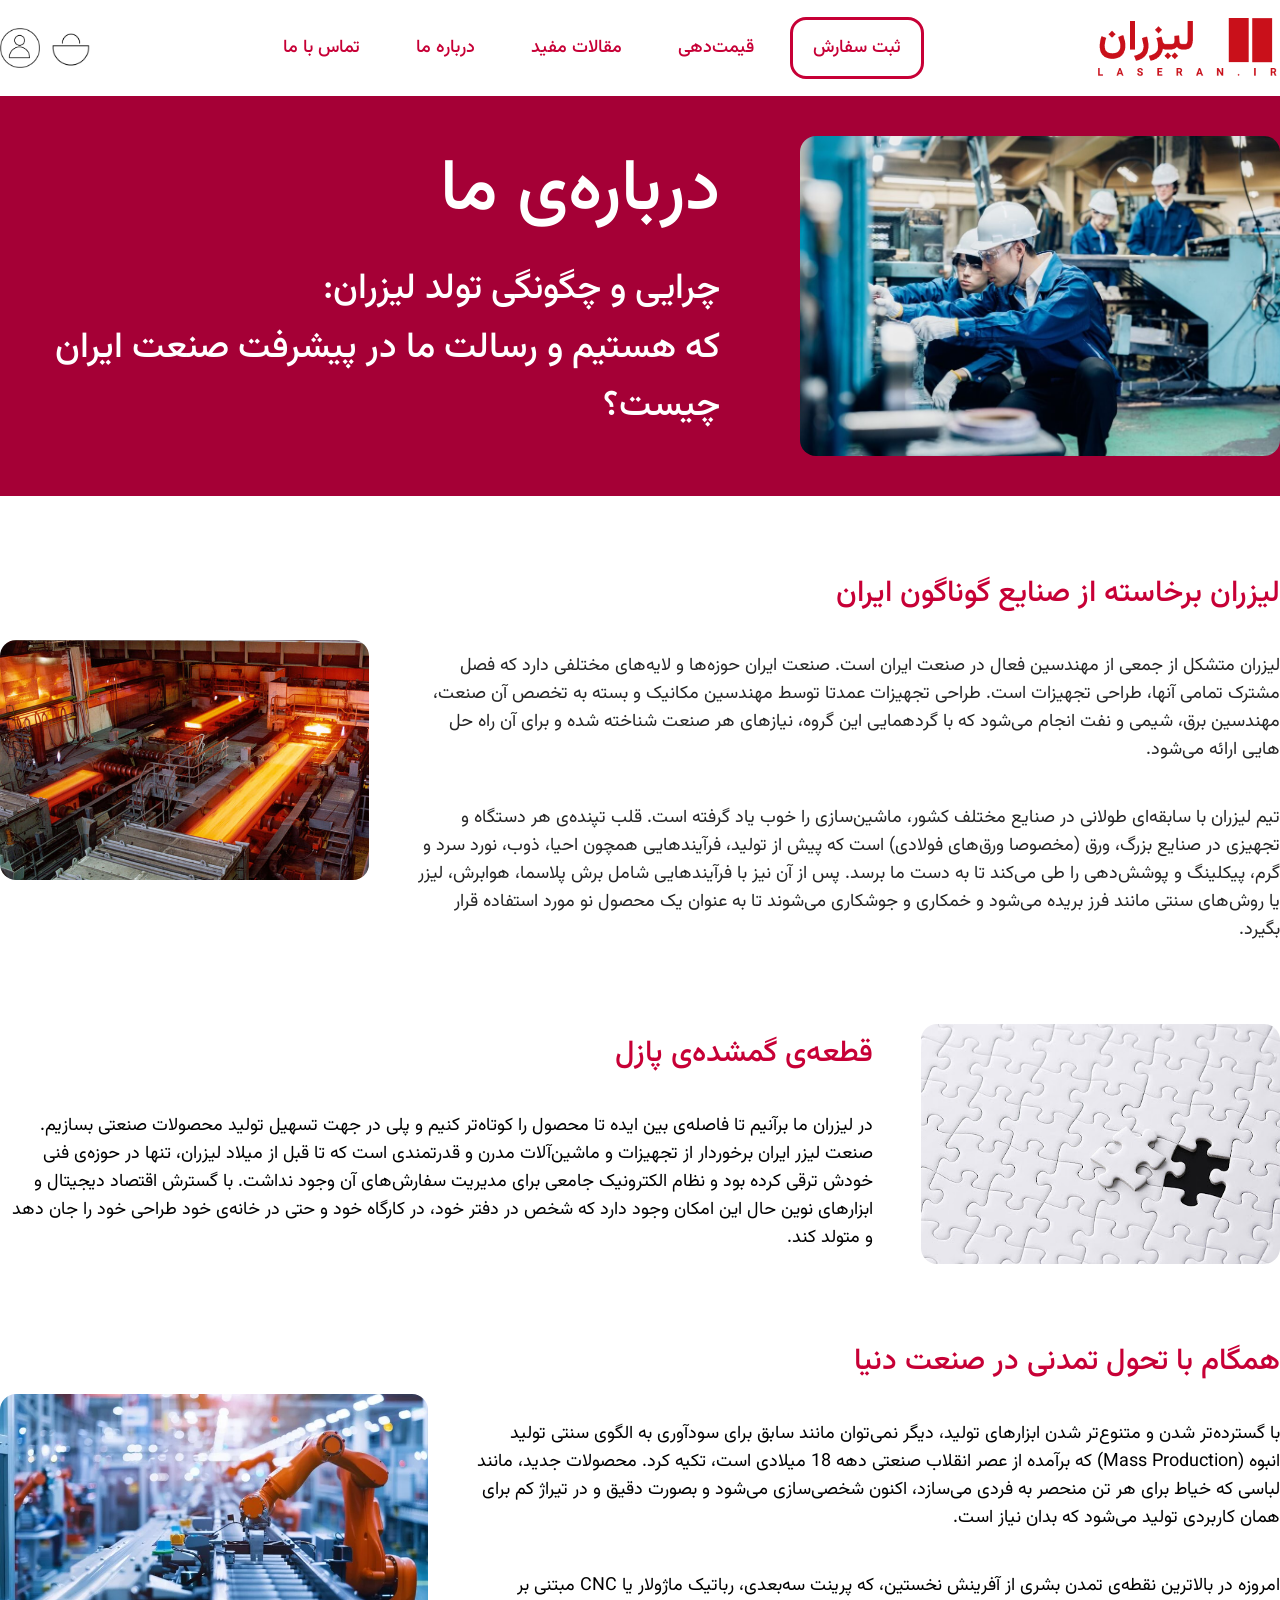
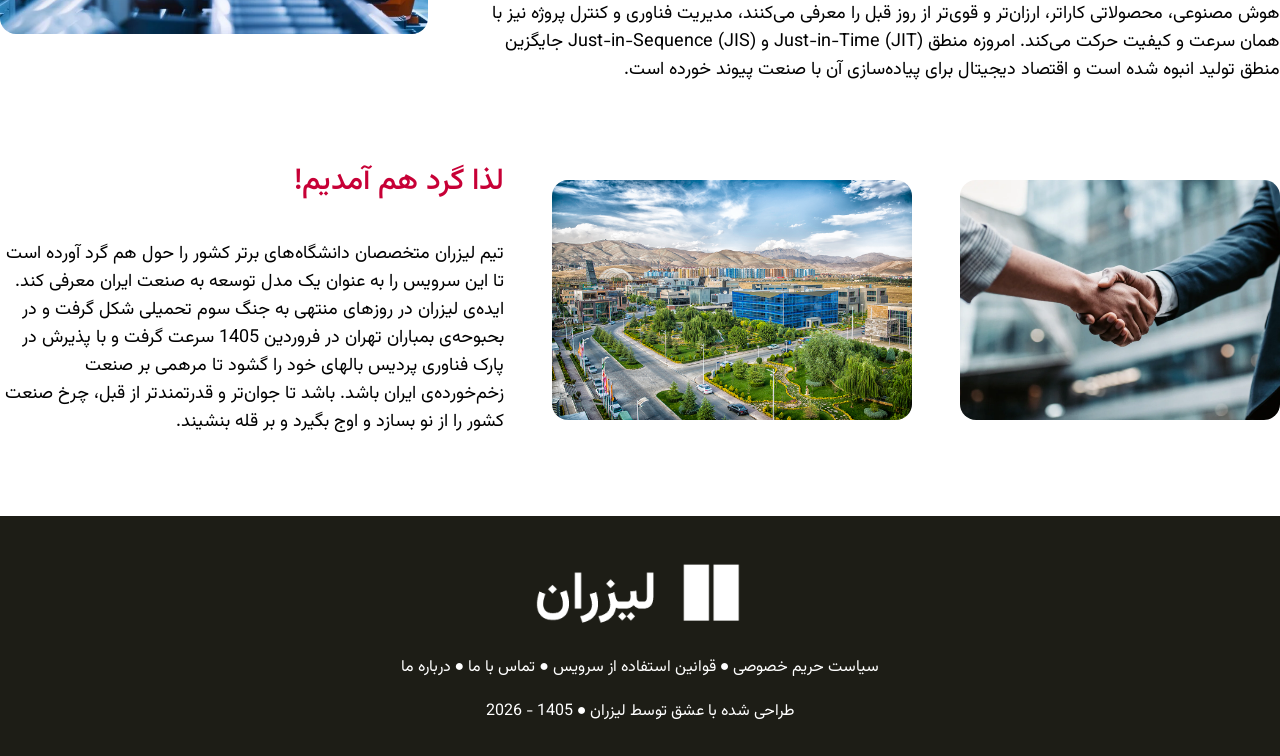
<file: about.html>
<!DOCTYPE html>
<html>
    <head>
        <meta charset="utf-8" />
        <meta http-equiv="X-UA-Compatible" content="IE=edge" />
        <title></title>
        <meta name="description" content="" />
        <meta name="viewport" content="width=device-width, initial-scale=1" />
        <link rel="stylesheet" href="src/output.css" />
        <link rel="stylesheet" href="src/style0.css" />
    </head>
    <body class="font-[vazir]" dir="rtl">
        <!-- Container for the x-borders -->
        <div class="mx-auto max-w-7xl">
            <!-- Top row container -->
            <div
                class="flex flex-row items-center justify-between mt-4">
                <!-- Logo -->
                <a href="/">
                    <img src="media/logo2.png" class="h-16" />
                </a>
                <!-- Navigation -->
                <nav
                    class="flex flex-row items-center justify-center font-medium text-lg text-rose-700">
                    <span
                        class="px-5 py-3.5 mx-2 transition delay-75 duration-300 ease-in-out bg-white hover:bg-rose-700 hover:text-white rounded-2xl border-3 border-rose-700"
                        >ثبت سفارش</span
                    >
                    <span
                        class="px-5 py-3.5 mx-2 transition delay-75 duration-300 ease-in-out bg-white hover:bg-rose-700 hover:text-white rounded-2xl"
                        >قیمت‌دهی</span
                    >
                    <span
                        class="px-5 py-3.5 mx-2 transition delay-75 duration-300 ease-in-out bg-white hover:bg-rose-700 hover:text-white rounded-2xl"
                        >مقالات مفید</span
                    >
                    <a href="/about.html">
                        <span
                            class="px-5 py-3.5 mx-2 transition delay-75 duration-300 ease-in-out bg-white hover:bg-rose-700 hover:text-white rounded-2xl"
                            >درباره ما</span
                        >
                    </a>
                    <span
                        class="px-5 py-3.5 mx-2 transition delay-75 duration-300 ease-in-out bg-white hover:bg-rose-700 hover:text-white rounded-2xl"
                        >تماس با ما</span
                    >
                </nav>
                <!-- Account -->
                <div
                    class="flex flex-row items-center justify-center gap-3">
                    <img src="media/cart.png" class="h-10" />
                    <img src="media/avatar.png" class="h-10" />
                </div>
            </div>
        </div>
        <!-- About Banner -->
        <div class="h-100 bg-rose-800 mt-4 flex justify-center items-center gap-20">
            <img src="media/engineers.jpeg" class="rounded-2xl h-80">
            <div class="text-white">
                <h1 class="text-7xl font-medium">درباره‌ی ما</h1>
                <h2 class="text-4xl/relaxed font-medium mt-8">چرایی و چگونگی تولد لیزران:
                <br>
                    که هستیم و رسالت ما در پیشرفت صنعت ایران چیست؟
                </h2>
            </div>
        </div>
        <!-- Cards -->
        <div class="max-w-7xl mx-auto">
            <!-- Card -->
            <div class="flex justify-center items-center gap-12 mt-20 text-neutral-800">
                <div class="flex flex-col gap-10">
                    <h2 class="text-3xl font-medium text-rose-700">
                        لیزران برخاسته از صنایع گوناگون ایران
                    </h2>
                    <p class="text-lg">
                        لیزران متشکل از جمعی از مهندسین فعال در صنعت ایران است. صنعت ایران حوزه‌ها و لایه‌های مختلفی دارد که فصل مشترک تمامی آنها، طراحی تجهیزات است. طراحی تجهیزات عمدتا توسط مهندسین مکانیک و بسته به تخصص آن صنعت، مهندسین برق، شیمی و نفت انجام می‌شود که با گردهمایی این گروه، نیازهای هر صنعت شناخته شده و برای آن راه حل هایی ارائه می‌شود.
                    </p>
                    <p class="text-lg">
                        تیم لیزران با سابقه‌ای طولانی در صنایع مختلف کشور، ماشین‌سازی را خوب یاد گرفته است. قلب تپنده‌ی هر دستگاه و تجهیزی در صنایع بزرگ، ورق (مخصوصا ورق‌های فولادی) است که پیش از تولید، فرآیندهایی همچون احیا، ذوب، نورد سرد و گرم، پیکلینگ و پوشش‌دهی را طی می‌کند تا به دست ما برسد. پس از آن نیز با فرآیندهایی شامل برش پلاسما، هوابرش، لیزر یا روش‌های سنتی مانند فرز بریده می‌شود و خمکاری و جوشکاری می‌شوند تا به عنوان یک محصول نو مورد استفاده قرار بگیرد.
                    </p>
                </div>
                <img src="media/steel.jpg" class="h-60 rounded-2xl">
            </div>
            <!-- Card -->
            <div class="flex justify-center items-center gap-12 mt-20">
                <img src="media/puzzle.jpg" class="h-60 rounded-2xl">
                <div class="flex flex-col gap-10">
                    <h2 class="text-3xl font-medium text-rose-700">
                        قطعه‌ی گمشده‌ی پازل
                    </h2>
                    <p class="text-lg">
                        در لیزران ما برآنیم تا فاصله‌ی بین ایده تا محصول را کوتاه‌تر کنیم و پلی در جهت تسهیل تولید محصولات صنعتی بسازیم. صنعت لیزر ایران برخوردار از تجهیزات و ماشین‌آلات مدرن و قدرتمندی است که تا قبل از میلاد لیزران، تنها در حوزه‌ی فنی خودش ترقی کرده بود و نظام الکترونیک جامعی برای مدیریت سفارش‌های آن وجود نداشت. با گسترش اقتصاد دیجیتال و ابزارهای نوین حال این امکان وجود دارد که شخص در دفتر خود، در کارگاه خود و حتی در خانه‌ی خود طراحی خود را جان دهد و متولد کند.
                    </p>
                </div>
            </div>
            <!-- Card -->
            <div class="flex justify-center items-center gap-12 mt-20">
                <div class="flex flex-col gap-10">
                    <h2 class="text-3xl font-medium text-rose-700">
                        همگام با تحول تمدنی در صنعت دنیا
                    </h2>
                    <p class="text-lg">
                        با گسترده‌تر شدن و متنوع‌تر شدن ابزارهای تولید، دیگر نمی‌توان مانند سابق برای سودآوری به الگوی سنتی تولید انبوه (Mass Production) که برآمده از عصر انقلاب صنعتی دهه 18 میلادی است، تکیه کرد. محصولات جدید، مانند لباسی که خیاط برای هر تن منحصر به فردی می‌سازد، اکنون شخصی‌سازی می‌شود و بصورت دقیق و در تیراژ کم برای همان کاربردی تولید می‌شود که بدان نیاز است.
                    </p>
                    <p class="text-lg">
                        امروزه در بالاترین نقطه‌ی تمدن بشری از آفرینش نخستین، که پرینت سه‌بعدی، رباتیک ماژولار یا CNC مبتنی بر هوش مصنوعی، محصولاتی کاراتر، ارزان‌تر و قوی‌تر از روز قبل را معرفی می‌کنند، مدیریت فناوری و کنترل پروژه نیز با همان سرعت و کیفیت حرکت می‌کند. امروزه منطق Just-in-Time (JIT) و Just-in-Sequence (JIS) جایگزین منطق تولید انبوه شده است و اقتصاد دیجیتال برای پیاده‌سازی آن با صنعت پیوند خورده است.
                    </p>
                </div>
                <img src="media/assembly-line.webp" class="h-60 rounded-2xl">
            </div>
            <!-- Card -->
            <div class="flex justify-center items-center gap-12 mt-20">
                <img src="media/shaking-hands.webp" class="h-60 rounded-2xl">
                <img src="media/tech-p.jpg" class="h-60 rounded-2xl">
                <div class="flex flex-col gap-10">
                    <h2 class="text-3xl font-medium text-rose-700">
                        لذا گرد هم آمدیم!
                    </h2>
                    <p class="text-lg">
                        تیم لیزران متخصصان دانشگاه‌های برتر کشور را حول هم گرد آورده است تا این سرویس را به عنوان یک مدل توسعه به صنعت ایران معرفی کند. ایده‌ی لیزران در روزهای منتهی به جنگ سوم تحمیلی شکل گرفت و در بحبوحه‌ی بمباران تهران در فروردین 1405 سرعت گرفت و با پذیرش در پارک فناوری پردیس بالهای خود را گشود تا مرهمی بر صنعت زخم‌خورده‌ی ایران باشد. باشد تا جوان‌تر و قدرتمندتر از قبل، چرخ صنعت کشور را از نو بسازد و اوج بگیرد و بر قله بنشیند.
                    </p>
                </div>
            </div>
        </div>
        <!-- Footer -->
        <div class="h-60 bg-olive-900 mt-20 text-white">
            <!-- Logos - Permits -->
            <div class="pt-10 flex justify-center items-center">
                <img src="media/logo3.png" class="h-20">
            </div>
            <!-- Links -->
            <div class="mt-5 text-center">
                سیاست حریم خصوصی ● قوانین استفاده از سرویس ● تماس با ما ● درباره ما
            </div>
            <!-- By Us -->
            <div class="mt-5 text-center">
                طراحی شده با عشق توسط لیزران ● 1405 - 2026
            </div>
        </div>
        <script src="" async defer></script>
    </body>
</html>

<!-- npx @tailwindcss/cli -i ./src/input.css -o ./src/output.css --watch -->
</file>
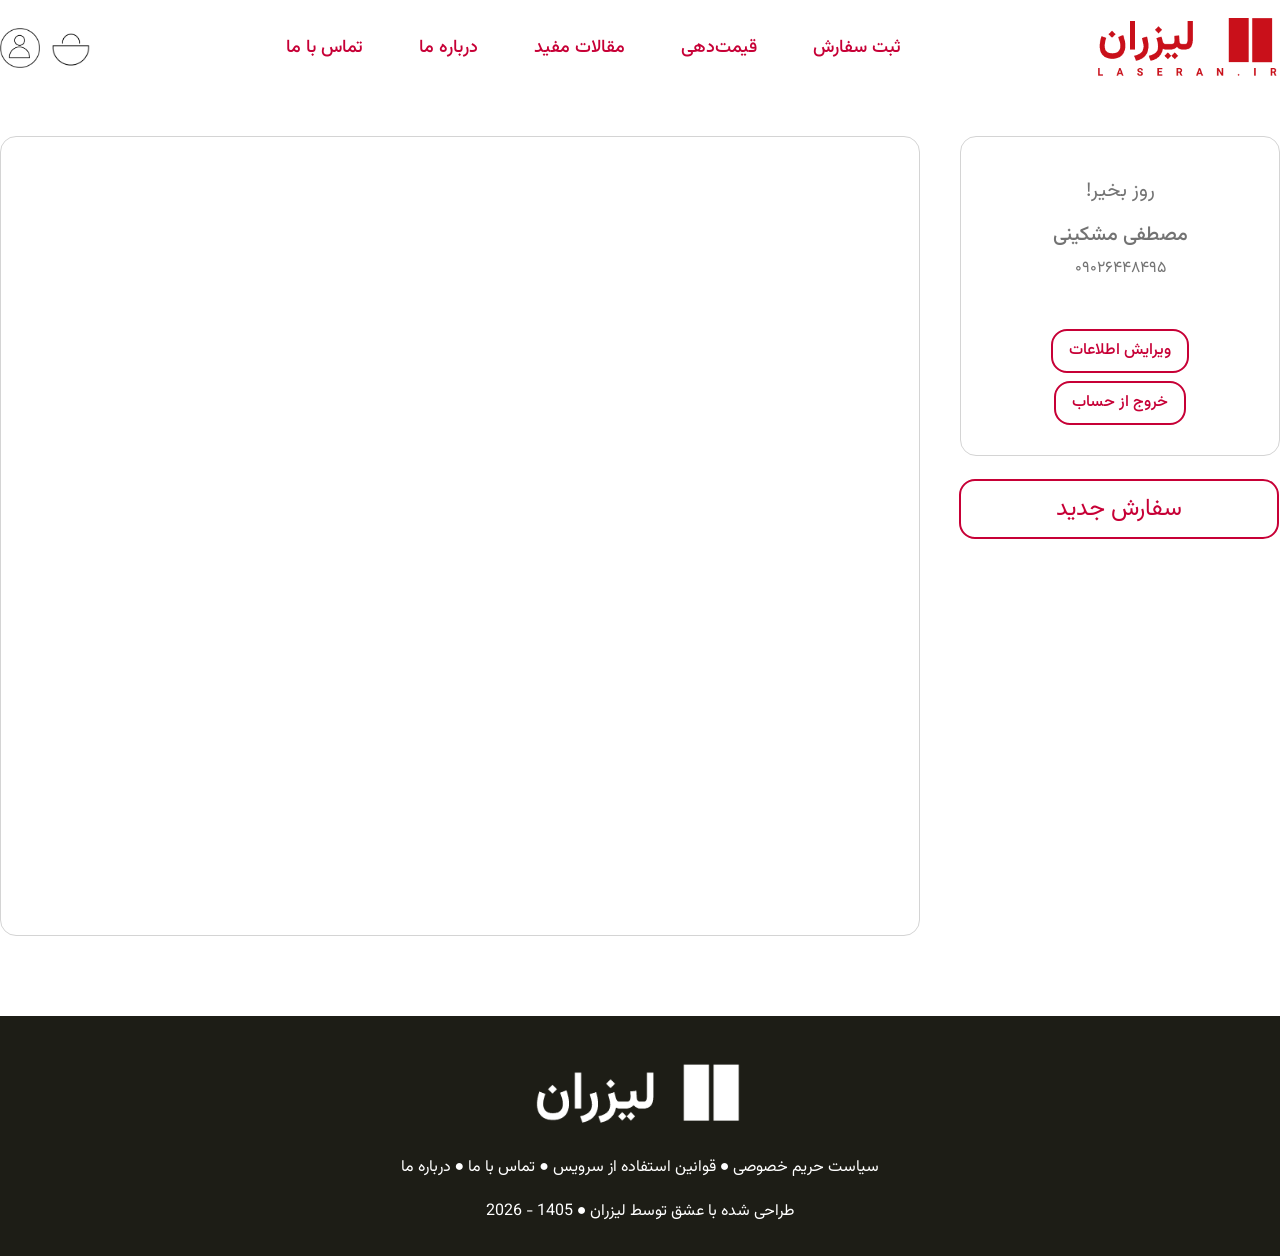
<file: dashboard.html>
<!DOCTYPE html>
<html>
    <head>
        <meta charset="utf-8" />
        <meta http-equiv="X-UA-Compatible" content="IE=edge" />
        <title></title>
        <meta name="description" content="" />
        <meta name="viewport" content="width=device-width, initial-scale=1" />
        <link rel="stylesheet" href="src/output.css" />
        <link rel="stylesheet" href="src/style0.css" />
    </head>
    <body class="relative font-[vazir]" dir="rtl">
        <!-- Backdrop -->
        <div id="bDrop" class="fixed bg-black/60 inset-0 z-10 items-center justify-center overflow-hidden hidden">
            <div class="w-120 h-120 bg-white rounded-2xl relative flex flex-col items-center justify-center">
                <img src="media/close.png" class="h-8 w-8 absolute top-3 left-3 cursor-pointer" onclick="closeLoginWindow();">
                <!-- Step 1 Phone Number -->
                <div id="step1" class="text-neutral-700 flex flex-col items-center">
                    <h1 class="text-3xl">خوش آمدید!</h1>
                    <h2 class="text-xl">برای ورود، شماره همراه خود را وارد کنید -</h2>
                    <div class="flex items-center justify-center gap-3 mt-14" dir="ltr">
                        <img src="media/iran.png" class="h-10">
                        <span class="text-2xl px-1">+98</span>
                        <input id="pNumber" class="text-2xl py-2 px-3.5 border-2 border-neutral-300 rounded-xl w-60 tracking-widest text-center">
                    </div>
                    <button class="px-7 py-3 mt-16 rounded-2xl border-3 border-amber-600 text-2xl text-amber-600 font-medium hover:bg-amber-600 hover:text-white hover:cursor-pointer transition delay-75 duration-300 ease-in-out"
                    onclick="goToStep2();">
                    ادامه
                    </button>
                </div>
                <!-- Verification Code -->
                <div id="step2" class="text-neutral-700 hidden flex-col items-center">
                    <h1 class="text-3xl">کد ورود برای شما پیامک شد</h1>
                    <h2 class="text-xl">لطفا آن را وارد کنید</h2>
                    <div class="flex items-center justify-center gap-3 mt-14 pl-14" dir="ltr">
                        <input id="vCode" class="text-2xl py-2 px-3.5 border-2 border-neutral-300 rounded-xl w-40 tracking-widest text-center">
                        <span class="text-xl px-1 text-amber-600">2:00</span>
                    </div>
                    <div class="flex justify-center gap-5">
                        <button class="px-7 py-3 mt-16 rounded-2xl border-3 border-neutral-400 text-2xl text-neutral-400 font-medium hover:bg-neutral-400 hover:text-white hover:cursor-pointer transition delay-75 duration-300 ease-in-out"
                        onclick="backToStep1();">
                        بازگشت
                        </button>
                        <button class="px-7 py-3 mt-16 rounded-2xl border-3 border-amber-600 text-2xl text-amber-600 font-medium hover:bg-amber-600 hover:text-white hover:cursor-pointer transition delay-75 duration-300 ease-in-out"
                        onclick="closeLoginWindow();">
                        ادامه
                        </button>
                    </div>
                </div>
            </div>
        </div>
        <!-- Sign in Window -->
        <!-- Container for the x-borders -->
        <div class="mx-auto max-w-7xl">
            <!-- Top row container -->
            <div
                class="flex flex-row items-center justify-between pt-4">
                <!-- Logo -->
                <a href="/">
                    <img src="media/logo2.png" class="h-16" />
                </a>
                <!-- Navigation -->
                <nav
                    class="flex flex-row items-center justify-center font-medium text-lg text-rose-700">
                    <span
                        class="px-5 py-3.5 mx-2 transition delay-75 duration-300 ease-in-out bg-white hover:bg-rose-700 hover:text-white rounded-2xl"
                        >ثبت سفارش</span
                    >
                    <span
                        class="px-5 py-3.5 mx-2 transition delay-75 duration-300 ease-in-out bg-white hover:bg-rose-700 hover:text-white rounded-2xl"
                        >قیمت‌دهی</span
                    >
                    <span
                        class="px-5 py-3.5 mx-2 transition delay-75 duration-300 ease-in-out bg-white hover:bg-rose-700 hover:text-white rounded-2xl"
                        >مقالات مفید</span
                    >
                    <a href="/about.html">
                        <span
                            class="px-5 py-3.5 mx-2 transition delay-75 duration-300 ease-in-out bg-white hover:bg-rose-700 hover:text-white rounded-2xl"
                            >درباره ما</span
                        >
                    </a>
                    <span
                        class="px-5 py-3.5 mx-2 transition delay-75 duration-300 ease-in-out bg-white hover:bg-rose-700 hover:text-white rounded-2xl"
                        >تماس با ما</span
                    >
                </nav>
                <!-- Account -->
                <div
                    class="flex flex-row items-center justify-center gap-3">
                    <img src="media/cart.png" class="h-10 cursor-pointer" />
                    <img src="media/avatar.png" class="h-10 cursor-pointer" onclick="bDropOn();" />
                </div>
            </div>
        </div>
        <!-- Dashboard -->
         <div class="flex gap-10 max-w-7xl mx-auto mt-14">
            <!-- Dashboard Nav -->
            <div class="h-80 w-80 rounded-2xl border border-neutral-300 text-neutral-500">
                <div class="h-full p-10 flex flex-col items-center">
                    <h1 class="text-xl">روز بخیر!</h1>
                    <h2 class="text-xl font-medium pt-4">مصطفی مشکینی</h2>
                    <h2 class="pt-2">۰۹۰۲۶۴۴۸۴۹۵</h2>
                    <button class="px-4 py-2 mt-12 rounded-2xl border-2 border-rose-700 text-rose-700 font-medium hover:bg-rose-700 hover:text-white cursor-pointer transition delay-75 duration-300 ease-in-out"
                    onclick="">
                    ویرایش اطلاعات
                    </button>
                    <button class="px-4 py-2 mt-2 rounded-2xl border-2 border-rose-700 text-rose-700 font-medium hover:bg-rose-700 hover:text-white cursor-pointer transition delay-75 duration-300 ease-in-out"
                    onclick="">
                    خروج از حساب
                    </button>
                </div>
                <button class="w-80 py-3 mt-6 rounded-2xl border-2 border-rose-700 text-rose-700 text-2xl hover:bg-rose-700 hover:text-white cursor-pointer transition delay-75 duration-300 ease-in-out"
                onclick="">
                سفارش جدید
                </button>
            </div>
            <!-- Order Summary -->
            <div class="h-200 w-full border border-neutral-300 rounded-2xl">
                
            </div>
         </div>
        <!-- Footer -->
        <div class="h-60 bg-olive-900 mt-20 text-white">
            <!-- Logos - Permits -->
            <div class="pt-10 flex justify-center items-center">
                <img src="media/logo3.png" class="h-20">
            </div>
            <!-- Links -->
            <div class="mt-5 text-center">
                سیاست حریم خصوصی ● قوانین استفاده از سرویس ● تماس با ما ● درباره ما
            </div>
            <!-- By Us -->
            <div class="mt-5 text-center">
                طراحی شده با عشق توسط لیزران ● 1405 - 2026
            </div>
        </div>
        <script src="./global.js" defer></script>
    </body>
</html>

<!-- npx @tailwindcss/cli -i ./src/input.css -o ./src/output.css --watch -->
</file>
<file: src/style0.css>
div:hover > span.desc {
    visibility: visible;
}
</file>
<file: src/output.css>
/*! tailwindcss v4.3.0 | MIT License | https://tailwindcss.com */
@layer properties;
@layer theme, base, components, utilities;
@layer theme {
  :root, :host {
    --font-sans: ui-sans-serif, system-ui, sans-serif, "Apple Color Emoji",
      "Segoe UI Emoji", "Segoe UI Symbol", "Noto Color Emoji";
    --font-mono: ui-monospace, SFMono-Regular, Menlo, Monaco, Consolas, "Liberation Mono",
      "Courier New", monospace;
    --color-amber-600: oklch(66.6% 0.179 58.318);
    --color-rose-300: oklch(81% 0.117 11.638);
    --color-rose-400: oklch(71.2% 0.194 13.428);
    --color-rose-600: oklch(58.6% 0.253 17.585);
    --color-rose-700: oklch(51.4% 0.222 16.935);
    --color-rose-800: oklch(45.5% 0.188 13.697);
    --color-neutral-300: oklch(87% 0 0);
    --color-neutral-400: oklch(70.8% 0 0);
    --color-neutral-500: oklch(55.6% 0 0);
    --color-neutral-600: oklch(43.9% 0 0);
    --color-neutral-700: oklch(37.1% 0 0);
    --color-neutral-800: oklch(26.9% 0 0);
    --color-olive-900: oklch(22.8% 0.013 107.4);
    --color-black: #000;
    --color-white: #fff;
    --spacing: 0.25rem;
    --container-7xl: 80rem;
    --text-lg: 1.125rem;
    --text-lg--line-height: calc(1.75 / 1.125);
    --text-xl: 1.25rem;
    --text-xl--line-height: calc(1.75 / 1.25);
    --text-2xl: 1.5rem;
    --text-2xl--line-height: calc(2 / 1.5);
    --text-3xl: 1.875rem;
    --text-3xl--line-height: calc(2.25 / 1.875);
    --text-4xl: 2.25rem;
    --text-4xl--line-height: calc(2.5 / 2.25);
    --text-5xl: 3rem;
    --text-5xl--line-height: 1;
    --text-6xl: 3.75rem;
    --text-6xl--line-height: 1;
    --text-7xl: 4.5rem;
    --text-7xl--line-height: 1;
    --font-weight-medium: 500;
    --font-weight-semibold: 600;
    --tracking-widest: 0.1em;
    --leading-relaxed: 1.625;
    --leading-loose: 2;
    --radius-md: 0.375rem;
    --radius-xl: 0.75rem;
    --radius-2xl: 1rem;
    --radius-3xl: 1.5rem;
    --ease-in-out: cubic-bezier(0.4, 0, 0.2, 1);
    --default-transition-duration: 150ms;
    --default-transition-timing-function: cubic-bezier(0.4, 0, 0.2, 1);
    --default-font-family: var(--font-sans);
    --default-mono-font-family: var(--font-mono);
  }
}
@layer base {
  *, ::after, ::before, ::backdrop, ::file-selector-button {
    box-sizing: border-box;
    margin: 0;
    padding: 0;
    border: 0 solid;
  }
  html, :host {
    line-height: 1.5;
    -webkit-text-size-adjust: 100%;
    tab-size: 4;
    font-family: var(--default-font-family, ui-sans-serif, system-ui, sans-serif, "Apple Color Emoji", "Segoe UI Emoji", "Segoe UI Symbol", "Noto Color Emoji");
    font-feature-settings: var(--default-font-feature-settings, normal);
    font-variation-settings: var(--default-font-variation-settings, normal);
    -webkit-tap-highlight-color: transparent;
  }
  hr {
    height: 0;
    color: inherit;
    border-top-width: 1px;
  }
  abbr:where([title]) {
    -webkit-text-decoration: underline dotted;
    text-decoration: underline dotted;
  }
  h1, h2, h3, h4, h5, h6 {
    font-size: inherit;
    font-weight: inherit;
  }
  a {
    color: inherit;
    -webkit-text-decoration: inherit;
    text-decoration: inherit;
  }
  b, strong {
    font-weight: bolder;
  }
  code, kbd, samp, pre {
    font-family: var(--default-mono-font-family, ui-monospace, SFMono-Regular, Menlo, Monaco, Consolas, "Liberation Mono", "Courier New", monospace);
    font-feature-settings: var(--default-mono-font-feature-settings, normal);
    font-variation-settings: var(--default-mono-font-variation-settings, normal);
    font-size: 1em;
  }
  small {
    font-size: 80%;
  }
  sub, sup {
    font-size: 75%;
    line-height: 0;
    position: relative;
    vertical-align: baseline;
  }
  sub {
    bottom: -0.25em;
  }
  sup {
    top: -0.5em;
  }
  table {
    text-indent: 0;
    border-color: inherit;
    border-collapse: collapse;
  }
  :-moz-focusring {
    outline: auto;
  }
  progress {
    vertical-align: baseline;
  }
  summary {
    display: list-item;
  }
  ol, ul, menu {
    list-style: none;
  }
  img, svg, video, canvas, audio, iframe, embed, object {
    display: block;
    vertical-align: middle;
  }
  img, video {
    max-width: 100%;
    height: auto;
  }
  button, input, select, optgroup, textarea, ::file-selector-button {
    font: inherit;
    font-feature-settings: inherit;
    font-variation-settings: inherit;
    letter-spacing: inherit;
    color: inherit;
    border-radius: 0;
    background-color: transparent;
    opacity: 1;
  }
  :where(select:is([multiple], [size])) optgroup {
    font-weight: bolder;
  }
  :where(select:is([multiple], [size])) optgroup option {
    padding-inline-start: 20px;
  }
  ::file-selector-button {
    margin-inline-end: 4px;
  }
  ::placeholder {
    opacity: 1;
  }
  @supports (not (-webkit-appearance: -apple-pay-button))  or (contain-intrinsic-size: 1px) {
    ::placeholder {
      color: currentcolor;
      @supports (color: color-mix(in lab, red, red)) {
        color: color-mix(in oklab, currentcolor 50%, transparent);
      }
    }
  }
  textarea {
    resize: vertical;
  }
  ::-webkit-search-decoration {
    -webkit-appearance: none;
  }
  ::-webkit-date-and-time-value {
    min-height: 1lh;
    text-align: inherit;
  }
  ::-webkit-datetime-edit {
    display: inline-flex;
  }
  ::-webkit-datetime-edit-fields-wrapper {
    padding: 0;
  }
  ::-webkit-datetime-edit, ::-webkit-datetime-edit-year-field, ::-webkit-datetime-edit-month-field, ::-webkit-datetime-edit-day-field, ::-webkit-datetime-edit-hour-field, ::-webkit-datetime-edit-minute-field, ::-webkit-datetime-edit-second-field, ::-webkit-datetime-edit-millisecond-field, ::-webkit-datetime-edit-meridiem-field {
    padding-block: 0;
  }
  ::-webkit-calendar-picker-indicator {
    line-height: 1;
  }
  :-moz-ui-invalid {
    box-shadow: none;
  }
  button, input:where([type="button"], [type="reset"], [type="submit"]), ::file-selector-button {
    appearance: button;
  }
  ::-webkit-inner-spin-button, ::-webkit-outer-spin-button {
    height: auto;
  }
  [hidden]:where(:not([hidden="until-found"])) {
    display: none !important;
  }
}
@layer utilities {
  .invisible {
    visibility: hidden;
  }
  .absolute {
    position: absolute;
  }
  .fixed {
    position: fixed;
  }
  .relative {
    position: relative;
  }
  .static {
    position: static;
  }
  .inset-0 {
    inset: calc(var(--spacing) * 0);
  }
  .top-3 {
    top: calc(var(--spacing) * 3);
  }
  .right-0 {
    right: calc(var(--spacing) * 0);
  }
  .bottom-20 {
    bottom: calc(var(--spacing) * 20);
  }
  .left-0 {
    left: calc(var(--spacing) * 0);
  }
  .left-3 {
    left: calc(var(--spacing) * 3);
  }
  .z-10 {
    z-index: 10;
  }
  .container {
    width: 100%;
    @media (width >= 40rem) {
      max-width: 40rem;
    }
    @media (width >= 48rem) {
      max-width: 48rem;
    }
    @media (width >= 64rem) {
      max-width: 64rem;
    }
    @media (width >= 80rem) {
      max-width: 80rem;
    }
    @media (width >= 96rem) {
      max-width: 96rem;
    }
  }
  .mx-2 {
    margin-inline: calc(var(--spacing) * 2);
  }
  .mx-auto {
    margin-inline: auto;
  }
  .mt-2 {
    margin-top: calc(var(--spacing) * 2);
  }
  .mt-4 {
    margin-top: calc(var(--spacing) * 4);
  }
  .mt-5 {
    margin-top: calc(var(--spacing) * 5);
  }
  .mt-6 {
    margin-top: calc(var(--spacing) * 6);
  }
  .mt-8 {
    margin-top: calc(var(--spacing) * 8);
  }
  .mt-10 {
    margin-top: calc(var(--spacing) * 10);
  }
  .mt-12 {
    margin-top: calc(var(--spacing) * 12);
  }
  .mt-14 {
    margin-top: calc(var(--spacing) * 14);
  }
  .mt-16 {
    margin-top: calc(var(--spacing) * 16);
  }
  .mt-20 {
    margin-top: calc(var(--spacing) * 20);
  }
  .mr-10 {
    margin-right: calc(var(--spacing) * 10);
  }
  .contents {
    display: contents;
  }
  .flex {
    display: flex;
  }
  .grid {
    display: grid;
  }
  .hidden {
    display: none;
  }
  .aspect-\[2\.59336\] {
    aspect-ratio: 2.59336;
  }
  .aspect-square {
    aspect-ratio: 1 / 1;
  }
  .h-8 {
    height: calc(var(--spacing) * 8);
  }
  .h-10 {
    height: calc(var(--spacing) * 10);
  }
  .h-12 {
    height: calc(var(--spacing) * 12);
  }
  .h-16 {
    height: calc(var(--spacing) * 16);
  }
  .h-20 {
    height: calc(var(--spacing) * 20);
  }
  .h-24 {
    height: calc(var(--spacing) * 24);
  }
  .h-28 {
    height: calc(var(--spacing) * 28);
  }
  .h-60 {
    height: calc(var(--spacing) * 60);
  }
  .h-72 {
    height: calc(var(--spacing) * 72);
  }
  .h-80 {
    height: calc(var(--spacing) * 80);
  }
  .h-95 {
    height: calc(var(--spacing) * 95);
  }
  .h-100 {
    height: calc(var(--spacing) * 100);
  }
  .h-120 {
    height: calc(var(--spacing) * 120);
  }
  .h-150 {
    height: calc(var(--spacing) * 150);
  }
  .h-200 {
    height: calc(var(--spacing) * 200);
  }
  .h-full {
    height: 100%;
  }
  .w-8 {
    width: calc(var(--spacing) * 8);
  }
  .w-12 {
    width: calc(var(--spacing) * 12);
  }
  .w-24 {
    width: calc(var(--spacing) * 24);
  }
  .w-40 {
    width: calc(var(--spacing) * 40);
  }
  .w-60 {
    width: calc(var(--spacing) * 60);
  }
  .w-80 {
    width: calc(var(--spacing) * 80);
  }
  .w-120 {
    width: calc(var(--spacing) * 120);
  }
  .w-full {
    width: 100%;
  }
  .max-w-7xl {
    max-width: var(--container-7xl);
  }
  .max-w-340 {
    max-width: calc(var(--spacing) * 340);
  }
  .max-w-430 {
    max-width: calc(var(--spacing) * 430);
  }
  .flex-initial {
    flex: 0 auto;
  }
  .flex-none {
    flex: none;
  }
  .cursor-pointer {
    cursor: pointer;
  }
  .grid-cols-5 {
    grid-template-columns: repeat(5, minmax(0, 1fr));
  }
  .flex-col {
    flex-direction: column;
  }
  .flex-row {
    flex-direction: row;
  }
  .items-center {
    align-items: center;
  }
  .justify-between {
    justify-content: space-between;
  }
  .justify-center {
    justify-content: center;
  }
  .gap-3 {
    gap: calc(var(--spacing) * 3);
  }
  .gap-5 {
    gap: calc(var(--spacing) * 5);
  }
  .gap-6 {
    gap: calc(var(--spacing) * 6);
  }
  .gap-10 {
    gap: calc(var(--spacing) * 10);
  }
  .gap-12 {
    gap: calc(var(--spacing) * 12);
  }
  .gap-20 {
    gap: calc(var(--spacing) * 20);
  }
  .overflow-hidden {
    overflow: hidden;
  }
  .rounded-2xl {
    border-radius: var(--radius-2xl);
  }
  .rounded-3xl {
    border-radius: var(--radius-3xl);
  }
  .rounded-full {
    border-radius: calc(infinity * 1px);
  }
  .rounded-md {
    border-radius: var(--radius-md);
  }
  .rounded-xl {
    border-radius: var(--radius-xl);
  }
  .border {
    border-style: var(--tw-border-style);
    border-width: 1px;
  }
  .border-2 {
    border-style: var(--tw-border-style);
    border-width: 2px;
  }
  .border-3 {
    border-style: var(--tw-border-style);
    border-width: 3px;
  }
  .border-4 {
    border-style: var(--tw-border-style);
    border-width: 4px;
  }
  .border-6 {
    border-style: var(--tw-border-style);
    border-width: 6px;
  }
  .border-amber-600 {
    border-color: var(--color-amber-600);
  }
  .border-neutral-300 {
    border-color: var(--color-neutral-300);
  }
  .border-neutral-400 {
    border-color: var(--color-neutral-400);
  }
  .border-rose-700 {
    border-color: var(--color-rose-700);
  }
  .border-white {
    border-color: var(--color-white);
  }
  .bg-amber-600 {
    background-color: var(--color-amber-600);
  }
  .bg-black\/60 {
    background-color: color-mix(in srgb, #000 60%, transparent);
    @supports (color: color-mix(in lab, red, red)) {
      background-color: color-mix(in oklab, var(--color-black) 60%, transparent);
    }
  }
  .bg-olive-900 {
    background-color: var(--color-olive-900);
  }
  .bg-rose-800 {
    background-color: var(--color-rose-800);
  }
  .bg-white {
    background-color: var(--color-white);
  }
  .bg-\[url\(\.\/media\/3\.jpg\)\] {
    background-image: url(./media/3.jpg);
  }
  .bg-\[url\(\.\/media\/4\.jpg\)\] {
    background-image: url(./media/4.jpg);
  }
  .bg-\[url\(\.\/media\/5\.jpg\)\] {
    background-image: url(./media/5.jpg);
  }
  .bg-\[url\(\.\/media\/6\.jpg\)\] {
    background-image: url(./media/6.jpg);
  }
  .bg-\[url\(\.\/media\/7\.jpg\)\] {
    background-image: url(./media/7.jpg);
  }
  .bg-\[url\(\.\/media\/8\.jpg\)\] {
    background-image: url(./media/8.jpg);
  }
  .bg-contain {
    background-size: contain;
  }
  .p-2 {
    padding: calc(var(--spacing) * 2);
  }
  .p-10 {
    padding: calc(var(--spacing) * 10);
  }
  .px-1 {
    padding-inline: calc(var(--spacing) * 1);
  }
  .px-1\.5 {
    padding-inline: calc(var(--spacing) * 1.5);
  }
  .px-3\.5 {
    padding-inline: calc(var(--spacing) * 3.5);
  }
  .px-4 {
    padding-inline: calc(var(--spacing) * 4);
  }
  .px-5 {
    padding-inline: calc(var(--spacing) * 5);
  }
  .px-6 {
    padding-inline: calc(var(--spacing) * 6);
  }
  .px-7 {
    padding-inline: calc(var(--spacing) * 7);
  }
  .py-0\.5 {
    padding-block: calc(var(--spacing) * 0.5);
  }
  .py-2 {
    padding-block: calc(var(--spacing) * 2);
  }
  .py-3 {
    padding-block: calc(var(--spacing) * 3);
  }
  .py-3\.5 {
    padding-block: calc(var(--spacing) * 3.5);
  }
  .py-5 {
    padding-block: calc(var(--spacing) * 5);
  }
  .py-8 {
    padding-block: calc(var(--spacing) * 8);
  }
  .pt-2 {
    padding-top: calc(var(--spacing) * 2);
  }
  .pt-4 {
    padding-top: calc(var(--spacing) * 4);
  }
  .pt-10 {
    padding-top: calc(var(--spacing) * 10);
  }
  .pr-40 {
    padding-right: calc(var(--spacing) * 40);
  }
  .pr-50 {
    padding-right: calc(var(--spacing) * 50);
  }
  .pl-14 {
    padding-left: calc(var(--spacing) * 14);
  }
  .text-center {
    text-align: center;
  }
  .font-\[vazir\] {
    font-family: vazir;
  }
  .text-2xl {
    font-size: var(--text-2xl);
    line-height: var(--tw-leading, var(--text-2xl--line-height));
  }
  .text-3xl {
    font-size: var(--text-3xl);
    line-height: var(--tw-leading, var(--text-3xl--line-height));
  }
  .text-4xl {
    font-size: var(--text-4xl);
    line-height: var(--tw-leading, var(--text-4xl--line-height));
  }
  .text-4xl\/relaxed {
    font-size: var(--text-4xl);
    line-height: var(--leading-relaxed);
  }
  .text-5xl {
    font-size: var(--text-5xl);
    line-height: var(--tw-leading, var(--text-5xl--line-height));
  }
  .text-6xl {
    font-size: var(--text-6xl);
    line-height: var(--tw-leading, var(--text-6xl--line-height));
  }
  .text-7xl {
    font-size: var(--text-7xl);
    line-height: var(--tw-leading, var(--text-7xl--line-height));
  }
  .text-lg {
    font-size: var(--text-lg);
    line-height: var(--tw-leading, var(--text-lg--line-height));
  }
  .text-xl {
    font-size: var(--text-xl);
    line-height: var(--tw-leading, var(--text-xl--line-height));
  }
  .font-medium {
    --tw-font-weight: var(--font-weight-medium);
    font-weight: var(--font-weight-medium);
  }
  .font-semibold {
    --tw-font-weight: var(--font-weight-semibold);
    font-weight: var(--font-weight-semibold);
  }
  .tracking-widest {
    --tw-tracking: var(--tracking-widest);
    letter-spacing: var(--tracking-widest);
  }
  .text-amber-600 {
    color: var(--color-amber-600);
  }
  .text-neutral-400 {
    color: var(--color-neutral-400);
  }
  .text-neutral-500 {
    color: var(--color-neutral-500);
  }
  .text-neutral-700 {
    color: var(--color-neutral-700);
  }
  .text-neutral-800 {
    color: var(--color-neutral-800);
  }
  .text-rose-700 {
    color: var(--color-rose-700);
  }
  .text-white {
    color: var(--color-white);
  }
  .shadow-md {
    --tw-shadow: 0 4px 6px -1px var(--tw-shadow-color, rgb(0 0 0 / 0.1)), 0 2px 4px -2px var(--tw-shadow-color, rgb(0 0 0 / 0.1));
    box-shadow: var(--tw-inset-shadow), var(--tw-inset-ring-shadow), var(--tw-ring-offset-shadow), var(--tw-ring-shadow), var(--tw-shadow);
  }
  .transition {
    transition-property: color, background-color, border-color, outline-color, text-decoration-color, fill, stroke, --tw-gradient-from, --tw-gradient-via, --tw-gradient-to, opacity, box-shadow, transform, translate, scale, rotate, filter, -webkit-backdrop-filter, backdrop-filter, display, content-visibility, overlay, pointer-events;
    transition-timing-function: var(--tw-ease, var(--default-transition-timing-function));
    transition-duration: var(--tw-duration, var(--default-transition-duration));
  }
  .delay-75 {
    transition-delay: 75ms;
  }
  .duration-300 {
    --tw-duration: 300ms;
    transition-duration: 300ms;
  }
  .ease-in-out {
    --tw-ease: var(--ease-in-out);
    transition-timing-function: var(--ease-in-out);
  }
  .hover\:scale-105 {
    &:hover {
      @media (hover: hover) {
        --tw-scale-x: 105%;
        --tw-scale-y: 105%;
        --tw-scale-z: 105%;
        scale: var(--tw-scale-x) var(--tw-scale-y);
      }
    }
  }
  .hover\:cursor-pointer {
    &:hover {
      @media (hover: hover) {
        cursor: pointer;
      }
    }
  }
  .hover\:bg-amber-600 {
    &:hover {
      @media (hover: hover) {
        background-color: var(--color-amber-600);
      }
    }
  }
  .hover\:bg-black\/50 {
    &:hover {
      @media (hover: hover) {
        background-color: color-mix(in srgb, #000 50%, transparent);
        @supports (color: color-mix(in lab, red, red)) {
          background-color: color-mix(in oklab, var(--color-black) 50%, transparent);
        }
      }
    }
  }
  .hover\:bg-neutral-400 {
    &:hover {
      @media (hover: hover) {
        background-color: var(--color-neutral-400);
      }
    }
  }
  .hover\:bg-rose-700 {
    &:hover {
      @media (hover: hover) {
        background-color: var(--color-rose-700);
      }
    }
  }
  .hover\:bg-white {
    &:hover {
      @media (hover: hover) {
        background-color: var(--color-white);
      }
    }
  }
  .hover\:text-amber-600 {
    &:hover {
      @media (hover: hover) {
        color: var(--color-amber-600);
      }
    }
  }
  .hover\:text-rose-700 {
    &:hover {
      @media (hover: hover) {
        color: var(--color-rose-700);
      }
    }
  }
  .hover\:text-white {
    &:hover {
      @media (hover: hover) {
        color: var(--color-white);
      }
    }
  }
}
@font-face {
  font-family: vazir;
  src: url(vazir.TTF);
}
.whyCards {
  height: calc(var(--spacing) * 80);
  width: calc(var(--spacing) * 56);
  flex: 0 auto;
}
.faqCard {
  height: calc(var(--spacing) * 21);
  transition: height 0.3s ease;
}
.faqCard.expanded {
  height: calc(var(--spacing) * 60);
}
.jit {
  display: none;
}
@property --tw-border-style {
  syntax: "*";
  inherits: false;
  initial-value: solid;
}
@property --tw-font-weight {
  syntax: "*";
  inherits: false;
}
@property --tw-tracking {
  syntax: "*";
  inherits: false;
}
@property --tw-shadow {
  syntax: "*";
  inherits: false;
  initial-value: 0 0 #0000;
}
@property --tw-shadow-color {
  syntax: "*";
  inherits: false;
}
@property --tw-shadow-alpha {
  syntax: "<percentage>";
  inherits: false;
  initial-value: 100%;
}
@property --tw-inset-shadow {
  syntax: "*";
  inherits: false;
  initial-value: 0 0 #0000;
}
@property --tw-inset-shadow-color {
  syntax: "*";
  inherits: false;
}
@property --tw-inset-shadow-alpha {
  syntax: "<percentage>";
  inherits: false;
  initial-value: 100%;
}
@property --tw-ring-color {
  syntax: "*";
  inherits: false;
}
@property --tw-ring-shadow {
  syntax: "*";
  inherits: false;
  initial-value: 0 0 #0000;
}
@property --tw-inset-ring-color {
  syntax: "*";
  inherits: false;
}
@property --tw-inset-ring-shadow {
  syntax: "*";
  inherits: false;
  initial-value: 0 0 #0000;
}
@property --tw-ring-inset {
  syntax: "*";
  inherits: false;
}
@property --tw-ring-offset-width {
  syntax: "<length>";
  inherits: false;
  initial-value: 0px;
}
@property --tw-ring-offset-color {
  syntax: "*";
  inherits: false;
  initial-value: #fff;
}
@property --tw-ring-offset-shadow {
  syntax: "*";
  inherits: false;
  initial-value: 0 0 #0000;
}
@property --tw-duration {
  syntax: "*";
  inherits: false;
}
@property --tw-ease {
  syntax: "*";
  inherits: false;
}
@property --tw-scale-x {
  syntax: "*";
  inherits: false;
  initial-value: 1;
}
@property --tw-scale-y {
  syntax: "*";
  inherits: false;
  initial-value: 1;
}
@property --tw-scale-z {
  syntax: "*";
  inherits: false;
  initial-value: 1;
}
@layer properties {
  @supports ((-webkit-hyphens: none) and (not (margin-trim: inline))) or ((-moz-orient: inline) and (not (color:rgb(from red r g b)))) {
    *, ::before, ::after, ::backdrop {
      --tw-border-style: solid;
      --tw-font-weight: initial;
      --tw-tracking: initial;
      --tw-shadow: 0 0 #0000;
      --tw-shadow-color: initial;
      --tw-shadow-alpha: 100%;
      --tw-inset-shadow: 0 0 #0000;
      --tw-inset-shadow-color: initial;
      --tw-inset-shadow-alpha: 100%;
      --tw-ring-color: initial;
      --tw-ring-shadow: 0 0 #0000;
      --tw-inset-ring-color: initial;
      --tw-inset-ring-shadow: 0 0 #0000;
      --tw-ring-inset: initial;
      --tw-ring-offset-width: 0px;
      --tw-ring-offset-color: #fff;
      --tw-ring-offset-shadow: 0 0 #0000;
      --tw-duration: initial;
      --tw-ease: initial;
      --tw-scale-x: 1;
      --tw-scale-y: 1;
      --tw-scale-z: 1;
    }
  }
}
</file>
